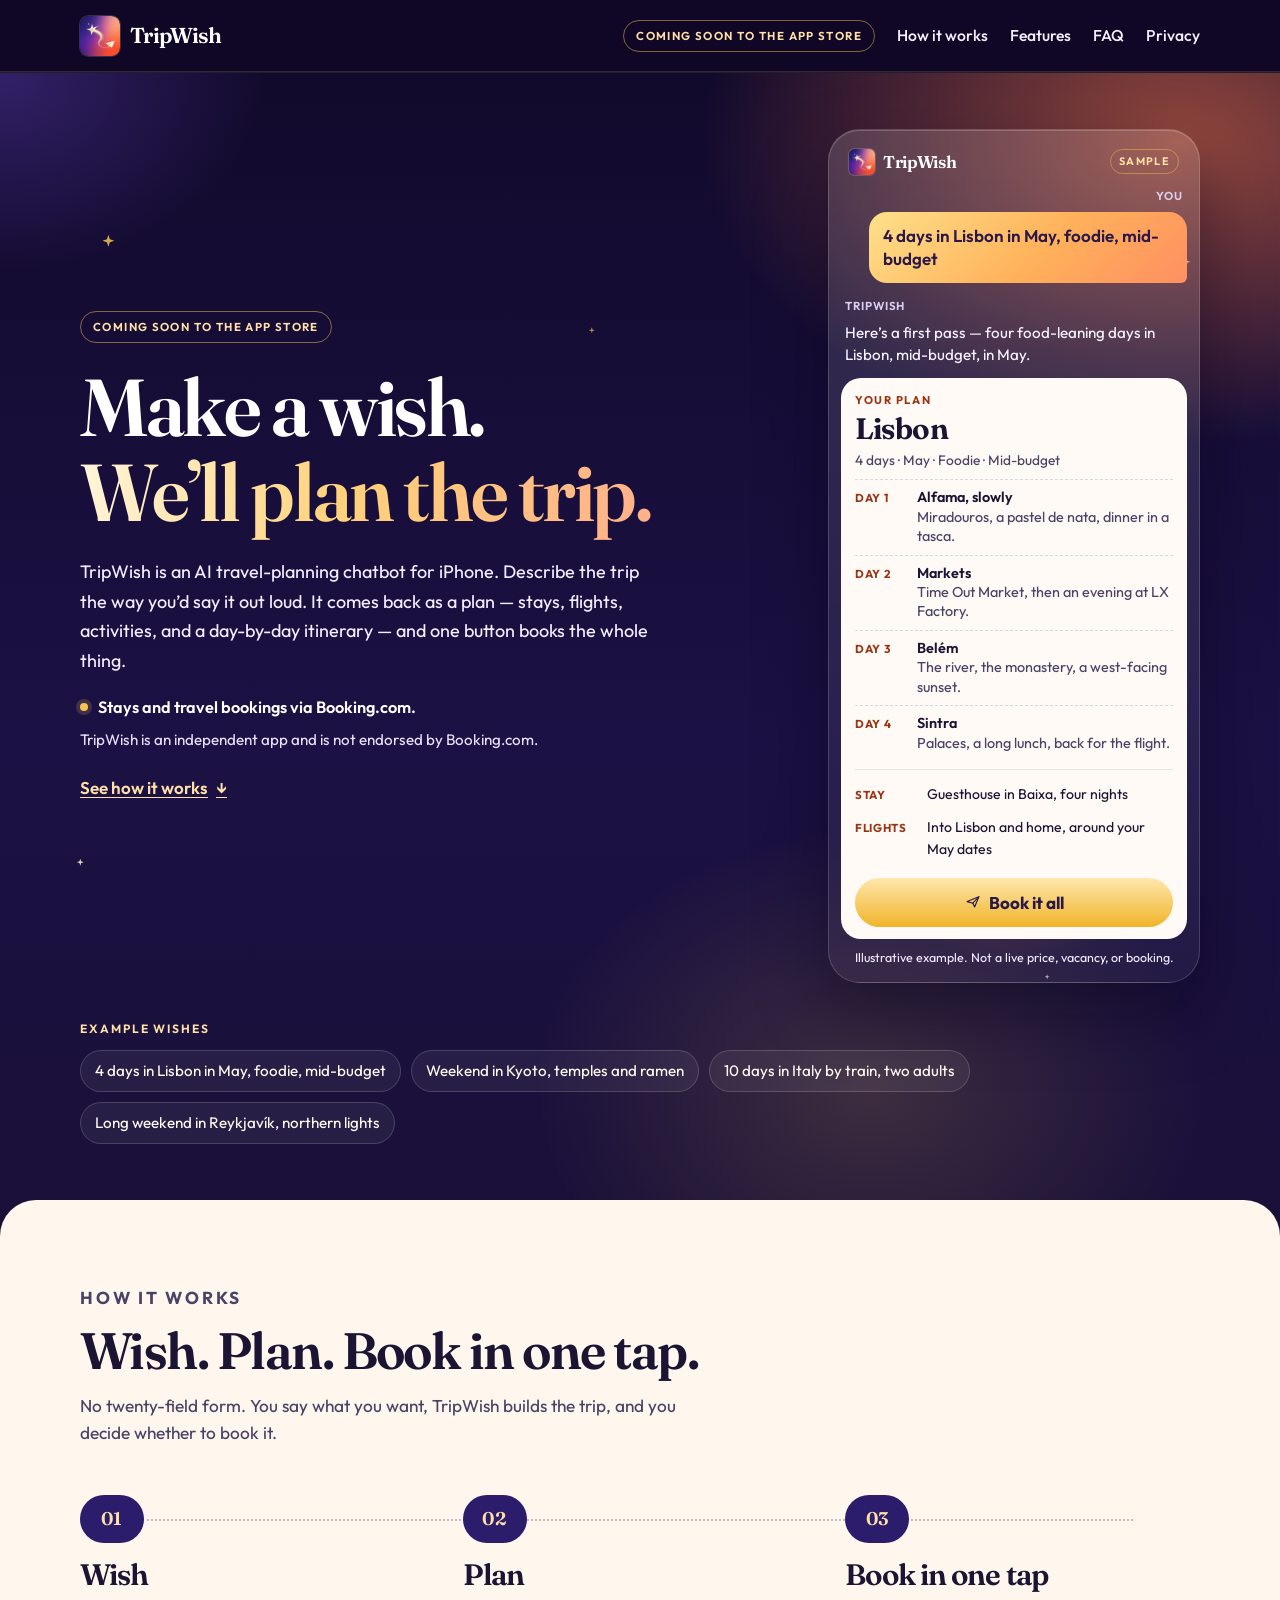
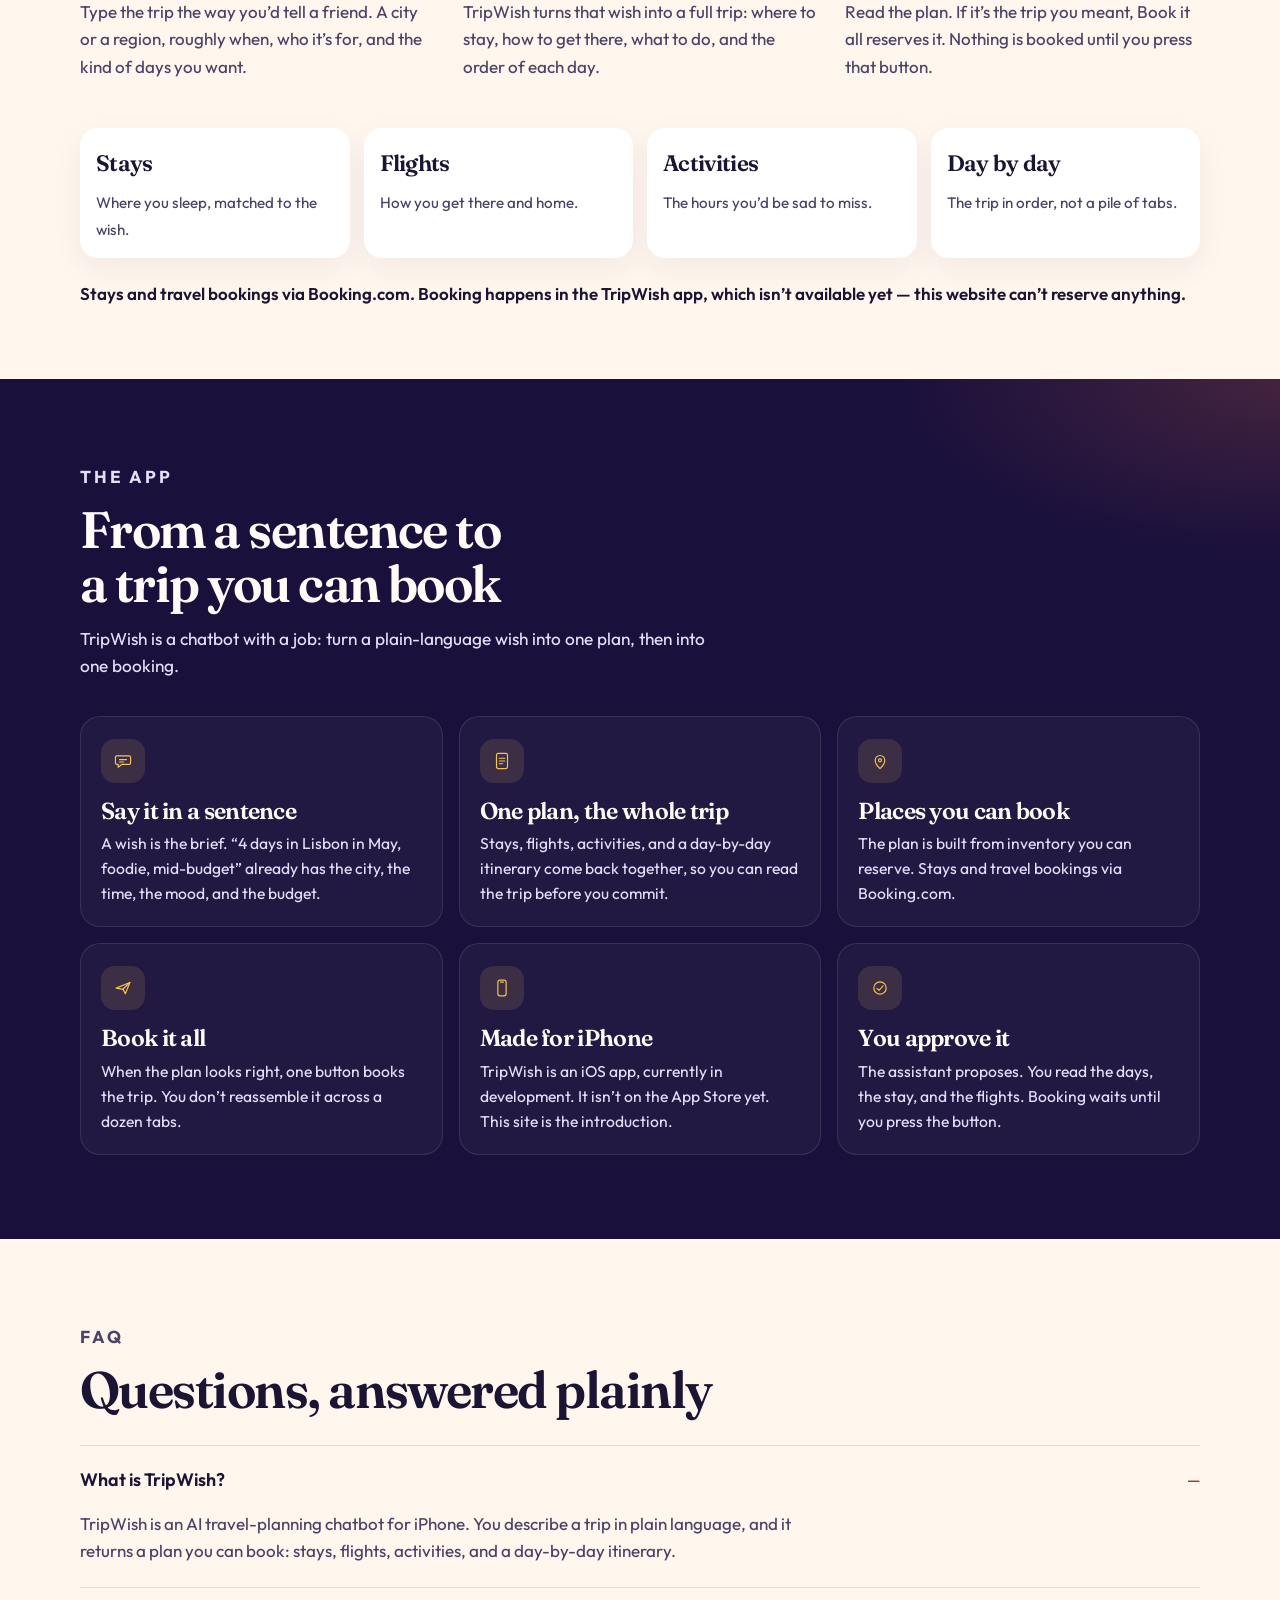
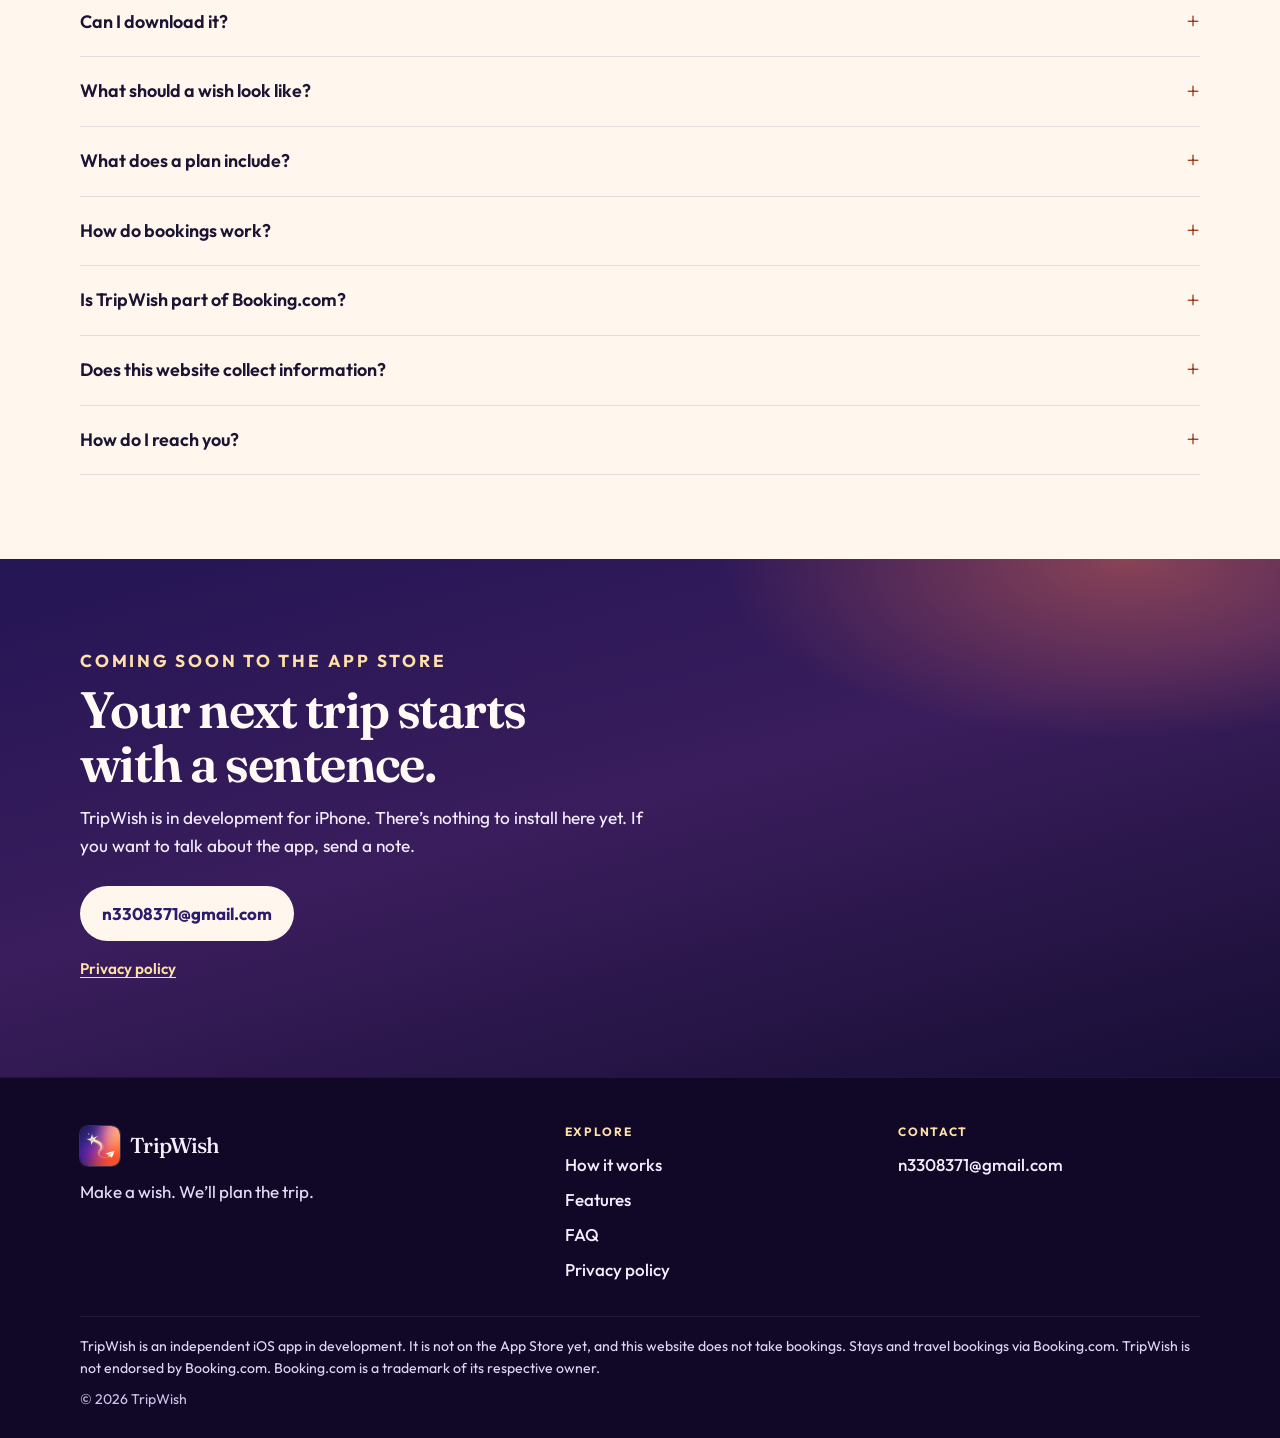
<file: index.html>
<!DOCTYPE html>
<html lang="en">
<head>
  <meta charset="utf-8">
  <meta name="viewport" content="width=device-width, initial-scale=1">
  <title>TripWish — Make a wish. We'll plan the trip.</title>
  <meta name="description" content="TripWish is an AI travel-planning chatbot for iPhone. Describe a trip in plain language and get stays, flights, activities, and a day-by-day itinerary, then book it in one tap. Coming soon to the App Store. Stays and travel bookings via Booking.com.">
  <meta name="theme-color" content="#1a103c">
  <meta name="robots" content="index, follow">
  <link rel="canonical" href="https://nikog8.github.io/tripwish/">
  <link rel="icon" href="assets/favicon.ico" sizes="any">
  <link rel="icon" type="image/png" sizes="32x32" href="assets/favicon-32.png">
  <link rel="icon" type="image/png" sizes="16x16" href="assets/favicon-16.png">
  <link rel="apple-touch-icon" href="assets/apple-touch-icon.png">
  <link rel="manifest" href="site.webmanifest">
  <meta property="og:site_name" content="TripWish">
  <meta property="og:type" content="website">
  <meta property="og:locale" content="en_US">
  <meta property="og:title" content="TripWish — Make a wish. We'll plan the trip.">
  <meta property="og:description" content="An AI travel-planning chatbot for iPhone. Describe a trip in plain language, get a full plan, and book it in one tap. Coming soon to the App Store. Stays and travel bookings via Booking.com.">
  <meta property="og:url" content="https://nikog8.github.io/tripwish/">
  <meta property="og:image" content="https://nikog8.github.io/tripwish/assets/og.jpg">
  <meta property="og:image:width" content="1200">
  <meta property="og:image:height" content="630">
  <meta property="og:image:alt" content="TripWish. Make a wish. We'll plan the trip. Coming soon to the App Store.">
  <meta name="twitter:card" content="summary_large_image">
  <meta name="twitter:title" content="TripWish — Make a wish. We'll plan the trip.">
  <meta name="twitter:description" content="An AI travel-planning chatbot for iPhone. Coming soon to the App Store. Stays and travel bookings via Booking.com.">
  <meta name="twitter:image" content="https://nikog8.github.io/tripwish/assets/og.jpg">
  <meta name="twitter:image:alt" content="TripWish. Make a wish. We'll plan the trip.">
  <link rel="preload" href="assets/fonts/fraunces-latin.woff2" as="font" type="font/woff2" crossorigin>
  <link rel="preload" href="assets/fonts/outfit-latin.woff2" as="font" type="font/woff2" crossorigin>
  <link rel="stylesheet" href="css/styles.css">
  <script type="application/ld+json">
  {
    "@context": "https://schema.org",
    "@graph": [
      {
        "@type": "WebSite",
        "name": "TripWish",
        "url": "https://nikog8.github.io/tripwish/",
        "inLanguage": "en",
        "description": "AI travel-planning chatbot for iOS. Coming soon to the App Store."
      },
      {
        "@type": "SoftwareApplication",
        "name": "TripWish",
        "applicationCategory": "TravelApplication",
        "operatingSystem": "iOS",
        "url": "https://nikog8.github.io/tripwish/",
        "description": "Describe a trip in plain language. TripWish turns it into stays, flights, activities, and a day-by-day itinerary, then books the trip in one tap. Stays and travel bookings via Booking.com."
      }
    ]
  }
  </script>
  <noscript>
    <style>
      @media (max-width: 860px) {
        .nav-toggle { display: none !important; }
        .bar { height: auto; flex-wrap: wrap; padding: 10px 0; }
        #site-nav {
          display: flex !important;
          position: static !important;
          flex-direction: row;
          flex-wrap: wrap;
          gap: 8px 16px;
          background: transparent !important;
          padding: 0 !important;
        }
        #site-nav a { border: 0 !important; padding: 6px 0 !important; }
      }
    </style>
  </noscript>
</head>
<body>
  <a class="skip" href="#content">Skip to content</a>
  <header class="site-header">
    <div class="wrap bar">
      <a class="brand" href="index.html">
        <span class="mark"><img src="assets/logo.jpg" alt="" width="40" height="40"></span>
        TripWish
      </a>
      <div class="bar-end">
        <p class="soon-pill">Coming soon to the App Store</p>
        <button class="nav-toggle" type="button" aria-expanded="false" aria-controls="site-nav">
          <span class="sr-only">Menu</span>
          <span class="burger" aria-hidden="true"></span>
        </button>
        <nav id="site-nav" class="site-nav" aria-label="Primary">
          <a href="#how">How it works</a>
          <a href="#features">Features</a>
          <a href="#faq">FAQ</a>
          <a href="privacy.html">Privacy</a>
        </nav>
      </div>
    </div>
  </header>

  <main id="content">
    <section class="hero" aria-labelledby="hero-title">
      <div class="sky" aria-hidden="true">
        <span class="spark spark-a"></span>
        <span class="spark spark-b"></span>
        <span class="spark spark-c"></span>
        <span class="spark spark-d"></span>
        <span class="spark spark-e"></span>
      </div>
      <div class="wrap hero-grid">
        <div class="hero-copy">
          <p class="pill">Coming soon to the App Store</p>
          <h1 id="hero-title">Make a wish.<br><span class="line-accent">We’ll plan the trip.</span></h1>
          <p class="lede">TripWish is an AI travel-planning chatbot for iPhone. Describe the trip the way you’d say it out loud. It comes back as a plan — stays, flights, activities, and a day-by-day itinerary — and one button books the whole thing.</p>
          <p class="via"><span class="dot" aria-hidden="true"></span>Stays and travel bookings via Booking.com.</p>
          <p class="independent">TripWish is an independent app and is not endorsed by Booking.com.</p>
          <a class="text-link" href="#how">See how it works <span aria-hidden="true">↓</span></a>
        </div>

        <figure class="phone">
          <div class="phone-top">
            <span class="mark mark-sm"><img src="assets/logo.jpg" alt="" width="26" height="26"></span>
            TripWish
            <span class="preview-pill">Sample</span>
          </div>
          <p class="who you">You</p>
          <p class="wish">4 days in Lisbon in May, foodie, mid-budget</p>
          <p class="who">TripWish</p>
          <p class="reply">Here’s a first pass — four food-leaning days in Lisbon, mid-budget, in May.</p>
          <div class="plan">
            <p class="plan-kicker">Your plan</p>
            <p class="plan-title">Lisbon</p>
            <p class="plan-meta">4 days · May · Foodie · Mid-budget</p>
            <ol class="days">
              <li><span>Day 1</span><strong>Alfama, slowly</strong><em>Miradouros, a pastel de nata, dinner in a tasca.</em></li>
              <li><span>Day 2</span><strong>Markets</strong><em>Time Out Market, then an evening at LX Factory.</em></li>
              <li><span>Day 3</span><strong>Belém</strong><em>The river, the monastery, a west-facing sunset.</em></li>
              <li><span>Day 4</span><strong>Sintra</strong><em>Palaces, a long lunch, back for the flight.</em></li>
            </ol>
            <ul class="plan-bits">
              <li><span>Stay</span>Guesthouse in Baixa, four nights</li>
              <li><span>Flights</span>Into Lisbon and home, around your May dates</li>
            </ul>
            <span class="book-btn">
              <svg viewBox="0 0 24 24" aria-hidden="true" focusable="false">
                <path fill="none" stroke="currentColor" stroke-width="1.7" stroke-linejoin="round" d="M3.2 11.4 20.8 4.2l-6.4 15.2-2.5-5.6L3.2 11.4Z"/>
                <path fill="none" stroke="currentColor" stroke-width="1.7" stroke-linecap="round" d="m11.6 13.6 9.2-9.4"/>
              </svg>
              Book it all
            </span>
          </div>
          <figcaption>Illustrative example. Not a live price, vacancy, or booking.</figcaption>
        </figure>
      </div>

      <div class="wrap examples">
        <h2 id="examples-title">Example wishes</h2>
        <ul class="chips">
          <li>4 days in Lisbon in May, foodie, mid-budget</li>
          <li>Weekend in Kyoto, temples and ramen</li>
          <li>10 days in Italy by train, two adults</li>
          <li>Long weekend in Reykjavík, northern lights</li>
        </ul>
      </div>
    </section>

    <section class="how" id="how" aria-labelledby="how-title">
      <div class="wrap">
        <div class="section-head">
          <p class="eyebrow">How it works</p>
          <h2 id="how-title">Wish. Plan. Book in one tap.</h2>
          <p>No twenty-field form. You say what you want, TripWish builds the trip, and you decide whether to book it.</p>
        </div>
        <ol class="steps">
          <li>
            <span class="step-num">01</span>
            <h3>Wish</h3>
            <p>Type the trip the way you’d tell a friend. A city or a region, roughly when, who it’s for, and the kind of days you want.</p>
          </li>
          <li>
            <span class="step-num">02</span>
            <h3>Plan</h3>
            <p>TripWish turns that wish into a full trip: where to stay, how to get there, what to do, and the order of each day.</p>
          </li>
          <li>
            <span class="step-num">03</span>
            <h3>Book in one tap</h3>
            <p>Read the plan. If it’s the trip you meant, Book it all reserves it. Nothing is booked until you press that button.</p>
          </li>
        </ol>
        <ul class="parts">
          <li><strong>Stays</strong><span>Where you sleep, matched to the wish.</span></li>
          <li><strong>Flights</strong><span>How you get there and home.</span></li>
          <li><strong>Activities</strong><span>The hours you’d be sad to miss.</span></li>
          <li><strong>Day by day</strong><span>The trip in order, not a pile of tabs.</span></li>
        </ul>
        <p class="booking-note">Stays and travel bookings via Booking.com. Booking happens in the TripWish app, which isn’t available yet — this website can’t reserve anything.</p>
      </div>
    </section>

    <section class="features" id="features" aria-labelledby="features-title">
      <div class="wrap">
        <div class="section-head">
          <p class="eyebrow">The app</p>
          <h2 id="features-title">From a sentence to a trip you can book</h2>
          <p>TripWish is a chatbot with a job: turn a plain-language wish into one plan, then into one booking.</p>
        </div>
        <ul class="feature-grid">
          <li>
            <div class="icon" aria-hidden="true">
              <svg viewBox="0 0 32 32"><path d="M7 8.5h18a2 2 0 0 1 2 2v8.5a2 2 0 0 1-2 2H14l-5 4v-4H7a2 2 0 0 1-2-2v-8.5a2 2 0 0 1 2-2Z" fill="none" stroke="currentColor" stroke-width="1.7" stroke-linejoin="round"/><path d="M11 14h10M11 17.5h6" fill="none" stroke="currentColor" stroke-width="1.7" stroke-linecap="round"/></svg>
            </div>
            <h3>Say it in a sentence</h3>
            <p>A wish is the brief. “4 days in Lisbon in May, foodie, mid-budget” already has the city, the time, the mood, and the budget.</p>
          </li>
          <li>
            <div class="icon" aria-hidden="true">
              <svg viewBox="0 0 32 32"><rect x="8" y="5" width="16" height="22" rx="2.5" fill="none" stroke="currentColor" stroke-width="1.7"/><path d="M12 12h8M12 16h8M12 20h5" fill="none" stroke="currentColor" stroke-width="1.7" stroke-linecap="round"/></svg>
            </div>
            <h3>One plan, the whole trip</h3>
            <p>Stays, flights, activities, and a day-by-day itinerary come back together, so you can read the trip before you commit.</p>
          </li>
          <li>
            <div class="icon" aria-hidden="true">
              <svg viewBox="0 0 32 32"><path d="M16 27s7-6.2 7-12a7 7 0 1 0-14 0c0 5.8 7 12 7 12Z" fill="none" stroke="currentColor" stroke-width="1.7" stroke-linejoin="round"/><circle cx="16" cy="15" r="2.2" fill="none" stroke="currentColor" stroke-width="1.7"/></svg>
            </div>
            <h3>Places you can book</h3>
            <p>The plan is built from inventory you can reserve. Stays and travel bookings via Booking.com.</p>
          </li>
          <li>
            <div class="icon" aria-hidden="true">
              <svg viewBox="0 0 32 32"><path fill="none" stroke="currentColor" stroke-width="1.7" stroke-linejoin="round" d="M6 16.2 26 8l-6.6 16.4-3.2-6.4L6 16.2Z"/><path fill="none" stroke="currentColor" stroke-width="1.7" stroke-linecap="round" d="m15.8 17.8 10.2-9.8"/></svg>
            </div>
            <h3>Book it all</h3>
            <p>When the plan looks right, one button books the trip. You don’t reassemble it across a dozen tabs.</p>
          </li>
          <li>
            <div class="icon" aria-hidden="true">
              <svg viewBox="0 0 32 32"><rect x="10" y="4.5" width="12" height="23" rx="3" fill="none" stroke="currentColor" stroke-width="1.7"/><path d="M14 7.5h4" stroke="currentColor" stroke-width="1.7" stroke-linecap="round"/></svg>
            </div>
            <h3>Made for iPhone</h3>
            <p>TripWish is an iOS app, currently in development. It isn’t on the App Store yet. This site is the introduction.</p>
          </li>
          <li>
            <div class="icon" aria-hidden="true">
              <svg viewBox="0 0 32 32"><circle cx="16" cy="16" r="9" fill="none" stroke="currentColor" stroke-width="1.7"/><path d="M11.5 16.5 14.5 19.5 20.5 13" fill="none" stroke="currentColor" stroke-width="1.7" stroke-linecap="round" stroke-linejoin="round"/></svg>
            </div>
            <h3>You approve it</h3>
            <p>The assistant proposes. You read the days, the stay, and the flights. Booking waits until you press the button.</p>
          </li>
        </ul>
      </div>
    </section>

    <section class="faq" id="faq" aria-labelledby="faq-title">
      <div class="wrap">
        <div class="section-head">
          <p class="eyebrow">FAQ</p>
          <h2 id="faq-title">Questions, answered plainly</h2>
        </div>
        <div class="faq-list">
          <details open>
            <summary>What is TripWish?</summary>
            <p>TripWish is an AI travel-planning chatbot for iPhone. You describe a trip in plain language, and it returns a plan you can book: stays, flights, activities, and a day-by-day itinerary.</p>
          </details>
          <details>
            <summary>Can I download it?</summary>
            <p>Not yet. TripWish is in development and coming soon to the App Store. This website doesn’t offer a download, and it can’t book a trip.</p>
          </details>
          <details>
            <summary>What should a wish look like?</summary>
            <p>A normal sentence. Where you want to go, roughly when, and what kind of trip it is. “Weekend in Kyoto, temples and ramen” and “10 days in Italy by train, two adults” are both wishes.</p>
          </details>
          <details>
            <summary>What does a plan include?</summary>
            <p>A place to stay, flights, activities, and a day-by-day itinerary. The Lisbon card on this page shows that shape. It is an illustration, not a live offer or a booking.</p>
          </details>
          <details>
            <summary>How do bookings work?</summary>
            <p>In the app, one Book it all button books the trip you just reviewed. Stays and travel bookings via Booking.com. Booking isn’t available on this website, and the app isn’t released yet.</p>
          </details>
          <details>
            <summary>Is TripWish part of Booking.com?</summary>
            <p>No. TripWish is an independent app in development. It is not operated or endorsed by Booking.com. Stays and travel bookings via Booking.com.</p>
          </details>
          <details>
            <summary>Does this website collect information?</summary>
            <p>The site is static. There’s no account and no form. If you email us, we use that message to reply. Details are in the <a href="privacy.html">privacy policy</a>.</p>
          </details>
          <details>
            <summary>How do I reach you?</summary>
            <p>Email <a href="mailto:n3308371@gmail.com">n3308371@gmail.com</a>.</p>
          </details>
        </div>
      </div>
    </section>

    <section class="cta" aria-labelledby="cta-title">
      <div class="wrap">
        <p class="eyebrow">Coming soon to the App Store</p>
        <h2 id="cta-title">Your next trip starts with a sentence.</h2>
        <p>TripWish is in development for iPhone. There’s nothing to install here yet. If you want to talk about the app, send a note.</p>
        <a class="mail-btn" href="mailto:n3308371@gmail.com">n3308371@gmail.com</a>
        <p class="quiet"><a href="privacy.html">Privacy policy</a></p>
      </div>
    </section>
  </main>

  <footer class="site-footer">
    <div class="wrap">
      <div class="footer-grid">
        <div>
          <a class="brand" href="index.html">
            <span class="mark"><img src="assets/logo.jpg" alt="" width="40" height="40"></span>
            TripWish
          </a>
          <p class="tagline">Make a wish. We’ll plan the trip.</p>
        </div>
        <div>
          <h2>Explore</h2>
          <ul>
            <li><a href="#how">How it works</a></li>
            <li><a href="#features">Features</a></li>
            <li><a href="#faq">FAQ</a></li>
            <li><a href="privacy.html">Privacy policy</a></li>
          </ul>
        </div>
        <div>
          <h2>Contact</h2>
          <ul>
            <li><a href="mailto:n3308371@gmail.com">n3308371@gmail.com</a></li>
          </ul>
        </div>
      </div>
      <div class="legal">
        <p>TripWish is an independent iOS app in development. It is not on the App Store yet, and this website does not take bookings. Stays and travel bookings via Booking.com. TripWish is not endorsed by Booking.com. Booking.com is a trademark of its respective owner.</p>
        <p class="copyright">© 2026 TripWish</p>
      </div>
    </div>
  </footer>
  <script src="js/nav.js" defer></script>
</body>
</html>
</file>
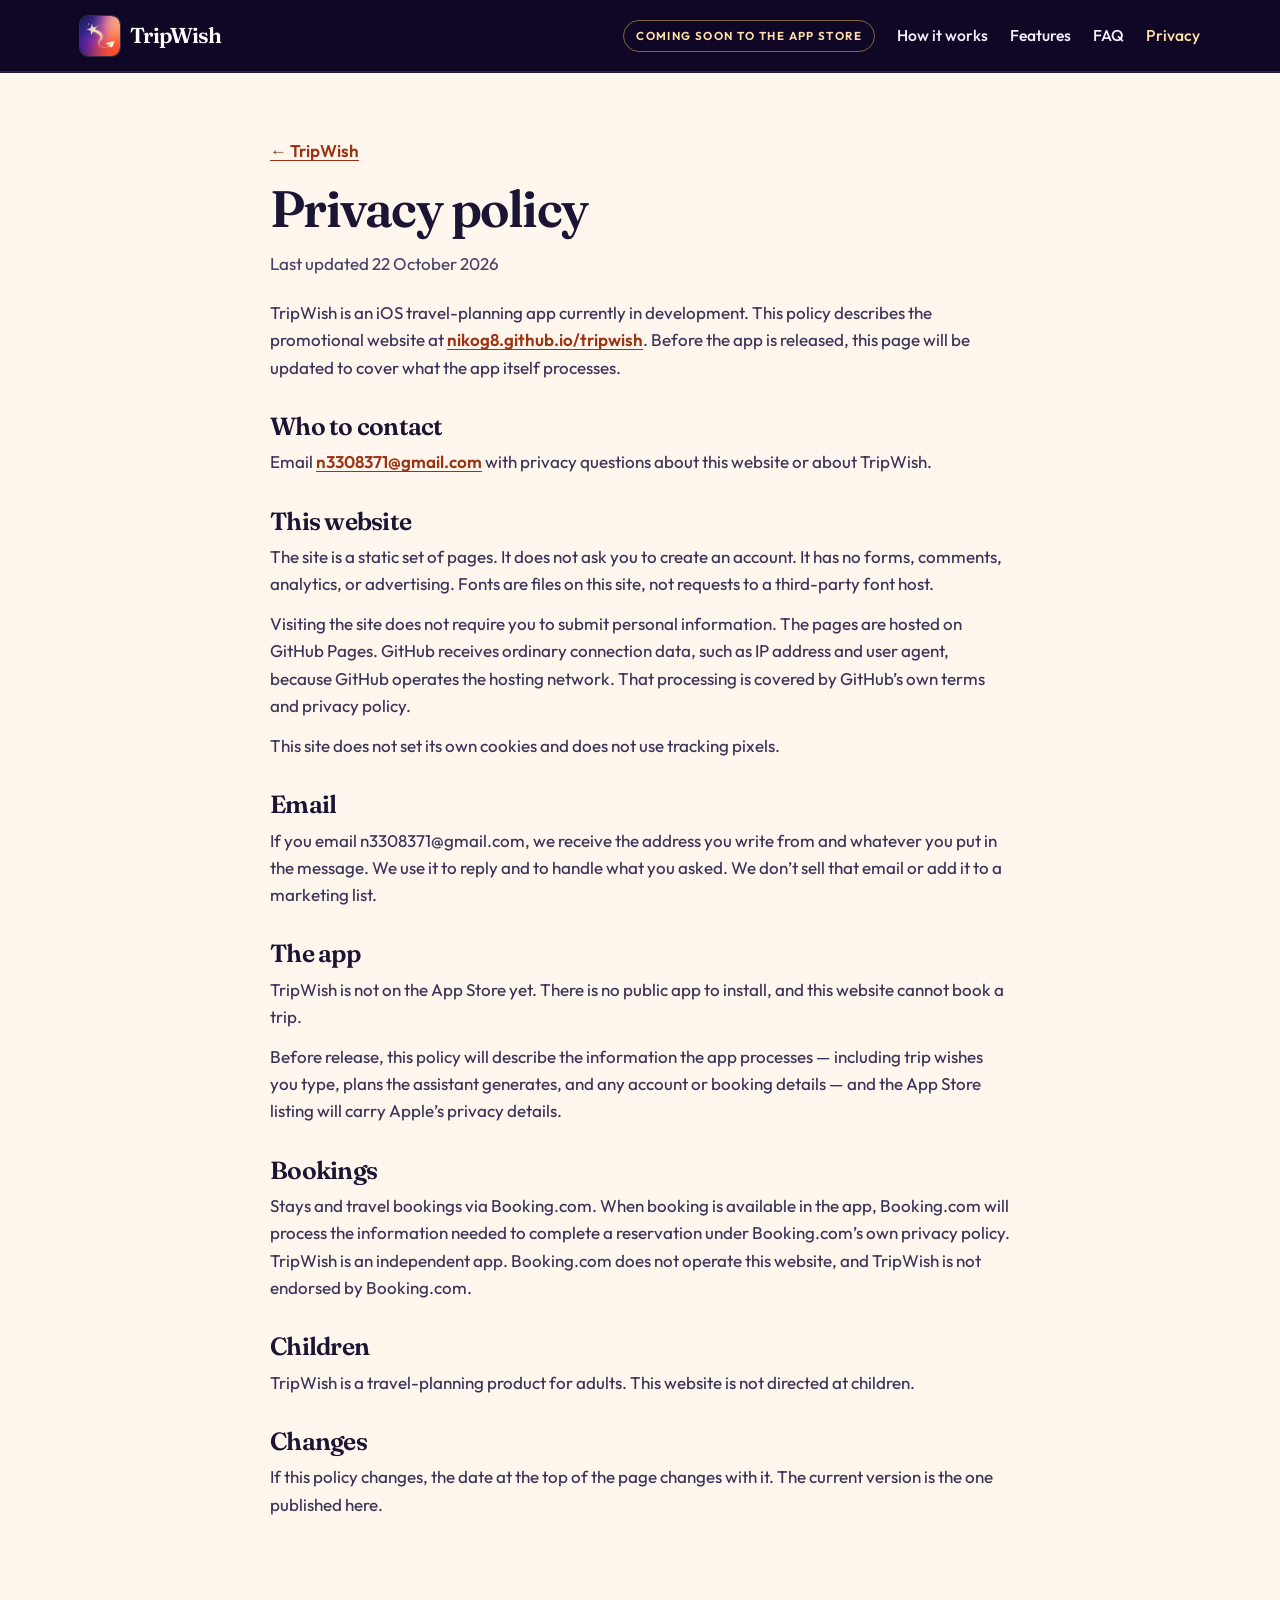
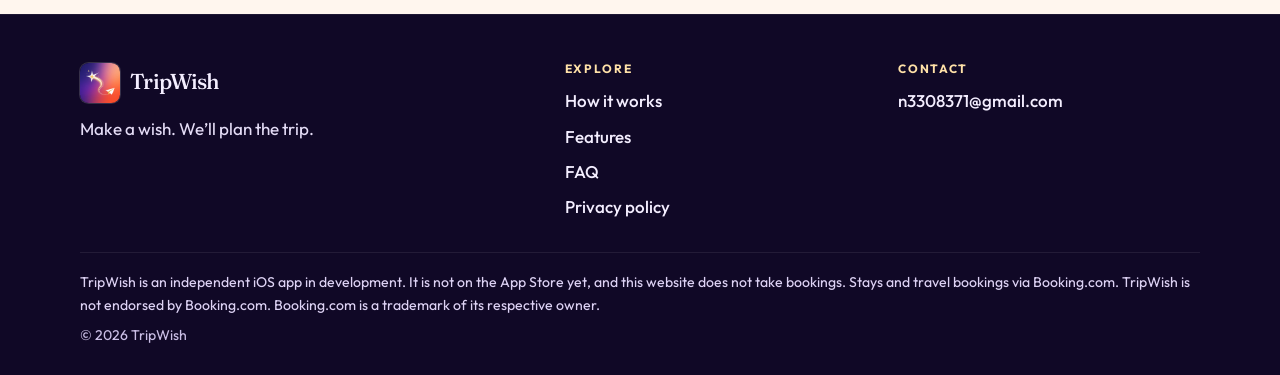
<file: privacy.html>
<!DOCTYPE html>
<html lang="en">
<head>
  <meta charset="utf-8">
  <meta name="viewport" content="width=device-width, initial-scale=1">
  <title>Privacy Policy — TripWish</title>
  <meta name="description" content="Privacy policy for the TripWish website. The iOS app is in development. Contact n3308371@gmail.com.">
  <meta name="theme-color" content="#1a103c">
  <meta name="robots" content="index, follow">
  <link rel="canonical" href="https://nikog8.github.io/tripwish/privacy.html">
  <link rel="icon" href="assets/favicon.ico" sizes="any">
  <link rel="icon" type="image/png" sizes="32x32" href="assets/favicon-32.png">
  <link rel="icon" type="image/png" sizes="16x16" href="assets/favicon-16.png">
  <link rel="apple-touch-icon" href="assets/apple-touch-icon.png">
  <link rel="manifest" href="site.webmanifest">
  <meta property="og:site_name" content="TripWish">
  <meta property="og:type" content="website">
  <meta property="og:title" content="Privacy Policy — TripWish">
  <meta property="og:description" content="How the TripWish website handles information, and what to expect before the iOS app launches.">
  <meta property="og:url" content="https://nikog8.github.io/tripwish/privacy.html">
  <meta property="og:image" content="https://nikog8.github.io/tripwish/assets/og.jpg">
  <meta property="og:image:alt" content="TripWish. Make a wish. We'll plan the trip.">
  <meta name="twitter:card" content="summary_large_image">
  <meta name="twitter:title" content="Privacy Policy — TripWish">
  <meta name="twitter:description" content="How the TripWish website handles information.">
  <meta name="twitter:image" content="https://nikog8.github.io/tripwish/assets/og.jpg">
  <link rel="preload" href="assets/fonts/fraunces-latin.woff2" as="font" type="font/woff2" crossorigin>
  <link rel="preload" href="assets/fonts/outfit-latin.woff2" as="font" type="font/woff2" crossorigin>
  <link rel="stylesheet" href="css/styles.css">
  <noscript>
    <style>
      @media (max-width: 860px) {
        .nav-toggle { display: none !important; }
        .bar { height: auto; flex-wrap: wrap; padding: 10px 0; }
        #site-nav {
          display: flex !important;
          position: static !important;
          flex-direction: row;
          flex-wrap: wrap;
          gap: 8px 16px;
          background: transparent !important;
          padding: 0 !important;
        }
        #site-nav a { border: 0 !important; padding: 6px 0 !important; }
      }
    </style>
  </noscript>
</head>
<body>
  <a class="skip" href="#content">Skip to content</a>
  <header class="site-header">
    <div class="wrap bar">
      <a class="brand" href="index.html">
        <span class="mark"><img src="assets/logo.jpg" alt="" width="40" height="40"></span>
        TripWish
      </a>
      <div class="bar-end">
        <p class="soon-pill">Coming soon to the App Store</p>
        <button class="nav-toggle" type="button" aria-expanded="false" aria-controls="site-nav">
          <span class="sr-only">Menu</span>
          <span class="burger" aria-hidden="true"></span>
        </button>
        <nav id="site-nav" class="site-nav" aria-label="Primary">
          <a href="index.html#how">How it works</a>
          <a href="index.html#features">Features</a>
          <a href="index.html#faq">FAQ</a>
          <a href="privacy.html" aria-current="page">Privacy</a>
        </nav>
      </div>
    </div>
  </header>

  <main id="content" class="sheet">
    <article class="prose">
      <a class="back" href="index.html">← TripWish</a>
      <h1>Privacy policy</h1>
      <p class="updated">Last updated 22 October 2026</p>
      <p>TripWish is an iOS travel-planning app currently in development. This policy describes the promotional website at <a href="https://nikog8.github.io/tripwish/">nikog8.github.io/tripwish</a>. Before the app is released, this page will be updated to cover what the app itself processes.</p>

      <h2>Who to contact</h2>
      <p>Email <a href="mailto:n3308371@gmail.com">n3308371@gmail.com</a> with privacy questions about this website or about TripWish.</p>

      <h2>This website</h2>
      <p>The site is a static set of pages. It does not ask you to create an account. It has no forms, comments, analytics, or advertising. Fonts are files on this site, not requests to a third-party font host.</p>
      <p>Visiting the site does not require you to submit personal information. The pages are hosted on GitHub Pages. GitHub receives ordinary connection data, such as IP address and user agent, because GitHub operates the hosting network. That processing is covered by GitHub’s own terms and privacy policy.</p>
      <p>This site does not set its own cookies and does not use tracking pixels.</p>

      <h2>Email</h2>
      <p>If you email n3308371@gmail.com, we receive the address you write from and whatever you put in the message. We use it to reply and to handle what you asked. We don’t sell that email or add it to a marketing list.</p>

      <h2>The app</h2>
      <p>TripWish is not on the App Store yet. There is no public app to install, and this website cannot book a trip.</p>
      <p>Before release, this policy will describe the information the app processes — including trip wishes you type, plans the assistant generates, and any account or booking details — and the App Store listing will carry Apple’s privacy details.</p>

      <h2>Bookings</h2>
      <p>Stays and travel bookings via Booking.com. When booking is available in the app, Booking.com will process the information needed to complete a reservation under Booking.com’s own privacy policy. TripWish is an independent app. Booking.com does not operate this website, and TripWish is not endorsed by Booking.com.</p>

      <h2>Children</h2>
      <p>TripWish is a travel-planning product for adults. This website is not directed at children.</p>

      <h2>Changes</h2>
      <p>If this policy changes, the date at the top of the page changes with it. The current version is the one published here.</p>
    </article>
  </main>

  <footer class="site-footer">
    <div class="wrap">
      <div class="footer-grid">
        <div>
          <a class="brand" href="index.html">
            <span class="mark"><img src="assets/logo.jpg" alt="" width="40" height="40"></span>
            TripWish
          </a>
          <p class="tagline">Make a wish. We’ll plan the trip.</p>
        </div>
        <div>
          <h2>Explore</h2>
          <ul>
            <li><a href="index.html#how">How it works</a></li>
            <li><a href="index.html#features">Features</a></li>
            <li><a href="index.html#faq">FAQ</a></li>
            <li><a href="privacy.html" aria-current="page">Privacy policy</a></li>
          </ul>
        </div>
        <div>
          <h2>Contact</h2>
          <ul>
            <li><a href="mailto:n3308371@gmail.com">n3308371@gmail.com</a></li>
          </ul>
        </div>
      </div>
      <div class="legal">
        <p>TripWish is an independent iOS app in development. It is not on the App Store yet, and this website does not take bookings. Stays and travel bookings via Booking.com. TripWish is not endorsed by Booking.com. Booking.com is a trademark of its respective owner.</p>
        <p class="copyright">© 2026 TripWish</p>
      </div>
    </div>
  </footer>
  <script src="js/nav.js" defer></script>
</body>
</html>
</file>
<file: css/styles.css>
/* TripWish — static landing page. No build step. */

@font-face {
  font-family: "Fraunces";
  src: url("../assets/fonts/fraunces-latin.woff2") format("woff2");
  font-weight: 100 900;
  font-style: normal;
  font-display: swap;
  unicode-range: U+0000-00FF, U+0131, U+0152-0153, U+02BB-02BC, U+02C6, U+02DA, U+02DC, U+0304, U+0308, U+0329, U+2000-206F, U+20AC, U+2122, U+2191, U+2193, U+2212, U+2215, U+FEFF, U+FFFD;
}

@font-face {
  font-family: "Outfit";
  src: url("../assets/fonts/outfit-latin.woff2") format("woff2");
  font-weight: 100 900;
  font-style: normal;
  font-display: swap;
  unicode-range: U+0000-00FF, U+0131, U+0152-0153, U+02BB-02BC, U+02C6, U+02DA, U+02DC, U+0304, U+0308, U+0329, U+2000-206F, U+20AC, U+2122, U+2191, U+2193, U+2212, U+2215, U+FEFF, U+FFFD;
}

:root {
  --indigo-950: #100826;
  --indigo-900: #1a103c;
  --indigo-800: #2b1d6b;
  --cream: #fff6ee;
  --cream-2: #fffaf6;
  --ink: #1c1433;
  --ink-soft: #4a4366;
  --gold: #f6c453;
  --gold-2: #ffe1a8;
  --coral-deep: #9a3412;
  --white: #fffaf6;
  --serif: "Fraunces", "Iowan Old Style", Palatino, Georgia, serif;
  --sans: "Outfit", "Avenir Next", "Segoe UI", sans-serif;
  --wrap: 1120px;
  --header: 72px;
}

*,
*::before,
*::after {
  box-sizing: border-box;
}

html {
  scroll-behavior: smooth;
}

body {
  margin: 0;
  min-height: 100vh;
  display: flex;
  flex-direction: column;
  background: var(--indigo-950);
  color: var(--white);
  font-family: var(--sans);
  font-size: 1.0625rem;
  font-weight: 430;
  line-height: 1.6;
  -webkit-font-smoothing: antialiased;
  text-rendering: optimizeLegibility;
}

main {
  flex: 1;
}

img {
  max-width: 100%;
}

h1, h2, h3, p, ul, ol, figure, blockquote {
  margin: 0;
}

h1, h2, h3 {
  font-family: var(--serif);
  font-weight: 620;
  letter-spacing: -0.03em;
  line-height: 1.05;
  text-wrap: balance;
}

a {
  color: var(--gold-2);
  text-underline-offset: 0.18em;
}

a:hover {
  color: #fff6dc;
}

:focus {
  outline: none;
}

:focus-visible {
  outline: 2px solid var(--gold-2);
  outline-offset: 3px;
  border-radius: 4px;
}

::selection {
  background: var(--gold);
  color: var(--indigo-950);
}

.skip {
  position: absolute;
  left: 12px;
  top: -48px;
  z-index: 100;
  background: var(--cream);
  color: var(--ink);
  padding: 8px 12px;
  border-radius: 8px;
  font-weight: 600;
}

.skip:focus {
  top: 12px;
}

.sr-only {
  position: absolute;
  width: 1px;
  height: 1px;
  padding: 0;
  margin: -1px;
  overflow: hidden;
  clip: rect(0, 0, 0, 0);
  white-space: nowrap;
  border: 0;
}

.wrap {
  width: min(var(--wrap), calc(100% - 40px));
  margin-inline: auto;
}

/* Header */

.site-header {
  position: sticky;
  top: 0;
  z-index: 30;
  background: rgba(16, 8, 38, 0.78);
  backdrop-filter: blur(16px);
  -webkit-backdrop-filter: blur(16px);
  border-bottom: 1px solid rgba(255, 255, 255, 0.08);
  box-shadow: inset 0 -1px 0 rgba(246, 196, 83, 0.18);
}

.bar {
  min-height: var(--header);
  display: flex;
  align-items: center;
  justify-content: space-between;
  gap: 16px;
}

.brand {
  display: inline-flex;
  align-items: center;
  gap: 10px;
  color: white;
  text-decoration: none;
  font-family: var(--serif);
  font-weight: 620;
  font-size: 1.35rem;
  letter-spacing: -0.03em;
  white-space: nowrap;
}

.brand:hover {
  color: white;
}

.mark {
  width: 40px;
  height: 40px;
  border-radius: 22%;
  overflow: hidden;
  flex: none;
  display: block;
  box-shadow: 0 0 0 1px rgba(255, 255, 255, 0.16);
}

.mark img {
  width: 100%;
  height: 100%;
  object-fit: cover;
  transform: scale(1.08);
  display: block;
}

.mark-sm {
  width: 26px;
  height: 26px;
}

.bar-end {
  display: flex;
  align-items: center;
  gap: 22px;
  margin-left: auto;
}

.soon-pill,
.pill {
  margin: 0;
  display: inline-flex;
  align-items: center;
  border: 1px solid rgba(246, 196, 83, 0.5);
  color: var(--gold-2);
  border-radius: 999px;
  padding: 6px 12px;
  font-size: 0.72rem;
  font-weight: 650;
  letter-spacing: 0.12em;
  text-transform: uppercase;
  white-space: nowrap;
}

.site-nav {
  display: flex;
  align-items: center;
  gap: 22px;
}

.site-nav a {
  color: #f4eeff;
  text-decoration: none;
  font-weight: 520;
  font-size: 0.98rem;
  white-space: nowrap;
}

.site-nav a:hover,
.site-nav a[aria-current="page"] {
  color: var(--gold-2);
}

.nav-toggle {
  display: none;
  width: 44px;
  height: 44px;
  border: 0;
  padding: 0;
  border-radius: 12px;
  background: transparent;
  color: white;
  align-items: center;
  justify-content: center;
  cursor: pointer;
}

.burger,
.burger::before,
.burger::after {
  display: block;
  width: 18px;
  height: 2px;
  background: currentColor;
  border-radius: 2px;
  position: relative;
}

.burger::before,
.burger::after {
  content: "";
  position: absolute;
  left: 0;
}

.burger::before { top: -6px; }
.burger::after { top: 6px; }

.nav-toggle[aria-expanded="true"] .burger {
  background: transparent;
}

.nav-toggle[aria-expanded="true"] .burger::before {
  top: 0;
  transform: rotate(45deg);
}

.nav-toggle[aria-expanded="true"] .burger::after {
  top: 0;
  transform: rotate(-45deg);
}

/* Hero */

.hero {
  position: relative;
  overflow: hidden;
  background:
    radial-gradient(820px 520px at 92% 6%, rgba(255, 122, 74, 0.55), transparent 58%),
    radial-gradient(540px 420px at 68% 88%, rgba(246, 196, 83, 0.16), transparent 62%),
    radial-gradient(480px 360px at 0% 0%, rgba(120, 80, 230, 0.32), transparent 55%),
    linear-gradient(180deg, #120a2c 0%, #1b1144 58%, #1a1038 100%);
  padding: 56px 0 0;
}

.sky {
  position: absolute;
  inset: 0;
  pointer-events: none;
}

.spark {
  position: absolute;
  width: 10px;
  height: 10px;
  background: var(--gold);
  clip-path: polygon(50% 0, 62% 38%, 100% 50%, 62% 62%, 50% 100%, 38% 62%, 0 50%, 38% 38%);
  opacity: 0.85;
}

.spark-a { top: 14%; left: 8%; width: 12px; height: 12px; }
.spark-b { top: 22%; left: 46%; width: 6px; height: 6px; opacity: 0.7; }
.spark-c { top: 68%; left: 6%; width: 7px; height: 7px; background: #fff1c9; }
.spark-d { top: 16%; right: 7%; width: 8px; height: 8px; }
.spark-e { top: 78%; right: 18%; width: 5px; height: 5px; background: #fff; opacity: 0.7; }

.hero-grid {
  position: relative;
  z-index: 1;
  display: grid;
  grid-template-columns: minmax(0, 1.08fr) minmax(280px, 0.92fr);
  gap: 48px 56px;
  align-items: center;
  padding-bottom: 28px;
}

.hero-copy .pill {
  margin-bottom: 22px;
}

h1 {
  font-size: clamp(3.1rem, 6.3vw, 5.35rem);
  color: white;
  margin-bottom: 22px;
}

.line-accent {
  color: var(--gold-2);
}

@supports ((-webkit-background-clip: text) or (background-clip: text)) {
  .line-accent {
    background-image: linear-gradient(100deg, #fff6dc 0%, #ffd27a 46%, #ffb08a 100%);
    -webkit-background-clip: text;
    background-clip: text;
    -webkit-text-fill-color: transparent;
    color: transparent;
  }
}

.lede {
  max-width: 38rem;
  font-size: 1.125rem;
  line-height: 1.65;
  color: #f3ecff;
  margin-bottom: 18px;
}

.via {
  display: flex;
  align-items: center;
  gap: 10px;
  color: white;
  font-weight: 600;
  font-size: 1.02rem;
  margin-bottom: 8px;
}

.dot {
  width: 8px;
  height: 8px;
  border-radius: 50%;
  background: var(--gold);
  box-shadow: 0 0 0 4px rgba(246, 196, 83, 0.18);
  flex: none;
}

.independent {
  color: #e7def8;
  font-size: 0.95rem;
  margin-bottom: 22px;
  max-width: 36rem;
}

.text-link {
  display: inline-flex;
  align-items: center;
  gap: 8px;
  font-weight: 600;
  color: var(--gold-2);
  text-decoration-thickness: 1px;
}

.text-link:hover {
  color: #fff6dc;
}

/* Phone mock */

.phone {
  position: relative;
  z-index: 1;
  justify-self: end;
  width: min(372px, 100%);
  margin: 0;
  background: linear-gradient(180deg, rgba(255, 255, 255, 0.14), rgba(255, 255, 255, 0.04));
  border: 1px solid rgba(255, 255, 255, 0.16);
  border-radius: 32px;
  padding: 12px;
  box-shadow:
    0 30px 70px rgba(8, 4, 24, 0.45),
    inset 0 1px 0 rgba(255, 255, 255, 0.18);
}

.phone::before {
  content: "";
  position: absolute;
  width: 130%;
  height: 70%;
  left: -15%;
  bottom: -8%;
  background: radial-gradient(closest-side, rgba(255, 150, 80, 0.34), transparent 72%);
  z-index: -1;
  pointer-events: none;
}

.phone-top {
  display: flex;
  align-items: center;
  gap: 8px;
  padding: 6px 8px 12px;
  color: white;
  font-family: var(--serif);
  font-weight: 620;
  letter-spacing: -0.02em;
}

.phone-top .preview-pill {
  margin-left: auto;
  font-family: var(--sans);
  font-size: 0.68rem;
  font-weight: 650;
  letter-spacing: 0.12em;
  text-transform: uppercase;
  color: var(--gold-2);
  border: 1px solid rgba(246, 196, 83, 0.45);
  border-radius: 999px;
  padding: 3px 8px;
}

.who {
  font-size: 0.72rem;
  font-weight: 650;
  letter-spacing: 0.08em;
  text-transform: uppercase;
  color: #d9cff2;
  margin: 0 4px 6px;
}

.who.you {
  text-align: right;
}

.wish {
  margin: 0 0 14px auto;
  max-width: 92%;
  background: linear-gradient(135deg, #ffe08a, #ffb15a 55%, #ff8f62);
  color: #2a1848;
  font-weight: 600;
  border-radius: 18px 18px 6px 18px;
  padding: 12px 14px;
  line-height: 1.4;
}

.reply {
  color: #f6f1ff;
  font-size: 0.95rem;
  line-height: 1.45;
  margin: 0 4px 12px;
}

.plan {
  background: var(--cream-2);
  color: var(--ink);
  border-radius: 20px;
  padding: 14px 14px 12px;
}

.plan-kicker {
  font-size: 0.7rem;
  font-weight: 700;
  letter-spacing: 0.14em;
  text-transform: uppercase;
  color: var(--coral-deep);
  margin-bottom: 4px;
}

.plan-title {
  font-family: var(--serif);
  font-weight: 650;
  font-size: 1.85rem;
  letter-spacing: -0.03em;
  line-height: 1;
  margin-bottom: 6px;
}

.plan-meta {
  color: var(--ink-soft);
  font-size: 0.86rem;
  margin-bottom: 8px;
}

.days {
  list-style: none;
  padding: 0;
  margin: 0 0 8px;
}

.days li {
  display: grid;
  grid-template-columns: 52px 1fr;
  gap: 0 10px;
  padding: 8px 0;
  border-top: 1px dashed rgba(43, 29, 107, 0.16);
  font-size: 0.9rem;
  line-height: 1.35;
}

.days li span {
  font-size: 0.72rem;
  font-weight: 700;
  letter-spacing: 0.06em;
  text-transform: uppercase;
  color: var(--coral-deep);
  padding-top: 2px;
}

.days strong {
  font-weight: 620;
}

.days em {
  grid-column: 2;
  font-style: normal;
  color: var(--ink-soft);
}

.plan-bits {
  list-style: none;
  padding: 8px 0 0;
  margin: 0 0 12px;
  border-top: 1px solid rgba(43, 29, 107, 0.1);
}

.plan-bits li {
  display: grid;
  grid-template-columns: 64px 1fr;
  gap: 8px;
  padding: 5px 0;
  font-size: 0.88rem;
  color: var(--ink);
}

.plan-bits span {
  font-size: 0.72rem;
  font-weight: 700;
  letter-spacing: 0.06em;
  text-transform: uppercase;
  color: var(--coral-deep);
  padding-top: 3px;
}

.book-btn {
  display: flex;
  align-items: center;
  justify-content: center;
  gap: 8px;
  width: 100%;
  background: linear-gradient(180deg, #ffe7ad, #f0b429);
  color: #2a1848;
  font-weight: 700;
  border-radius: 999px;
  padding: 11px 16px;
  cursor: default;
  user-select: none;
}

.book-btn svg {
  width: 16px;
  height: 16px;
}

.phone figcaption {
  color: #efe8ff;
  font-size: 0.78rem;
  line-height: 1.4;
  text-align: center;
  padding: 10px 8px 4px;
}

/* Example wishes */

.examples {
  position: relative;
  z-index: 1;
  padding: 12px 0 84px;
}

.examples h2 {
  font-family: var(--sans);
  font-size: 0.75rem;
  font-weight: 650;
  letter-spacing: 0.16em;
  text-transform: uppercase;
  color: var(--gold-2);
}

.chips {
  display: flex;
  flex-wrap: wrap;
  gap: 10px;
  list-style: none;
  padding: 0;
  margin: 14px 0 0;
}

.chips li {
  border: 1px solid rgba(255, 255, 255, 0.16);
  background: rgba(255, 255, 255, 0.06);
  border-radius: 999px;
  padding: 8px 14px;
  color: #fff8ef;
  font-size: 0.95rem;
}

/* How it works */

.how,
.faq,
.sheet {
  background: var(--cream);
  color: var(--ink);
}

.how :focus-visible,
.faq :focus-visible,
.sheet :focus-visible {
  outline-color: var(--indigo-800);
}

.how a,
.faq a,
.sheet a {
  color: var(--coral-deep);
  font-weight: 600;
}

.how a:hover,
.faq a:hover,
.sheet a:hover {
  color: #6d240c;
}

.how {
  border-radius: 36px 36px 0 0;
  margin-top: -28px;
  position: relative;
  z-index: 2;
  padding: 84px 0 72px;
}

.section-head {
  max-width: 40rem;
}

.eyebrow {
  margin: 0 0 12px;
  font-family: var(--sans);
  font-size: 0.75rem;
  font-weight: 700;
  letter-spacing: 0.16em;
  text-transform: uppercase;
  color: var(--coral-deep);
}

.how h2,
.faq h2,
.features h2,
.cta h2,
.sheet h1 {
  font-size: clamp(2.15rem, 4vw, 3.35rem);
  margin-bottom: 14px;
}

.section-head p,
.features .section-head p,
.cta p {
  font-size: 1.08rem;
  line-height: 1.6;
}

.section-head p {
  color: var(--ink-soft);
}

.steps {
  position: relative;
  display: grid;
  grid-template-columns: repeat(3, 1fr);
  gap: 28px;
  list-style: none;
  padding: 8px 0 0;
  margin: 40px 0 0;
}

.steps::before {
  content: "";
  position: absolute;
  top: 32px;
  left: 6%;
  right: 6%;
  border-top: 2px dotted rgba(43, 29, 107, 0.28);
}

.step-num {
  position: relative;
  z-index: 1;
  width: 64px;
  height: 48px;
  display: grid;
  place-items: center;
  border-radius: 999px;
  background: var(--indigo-800);
  color: var(--gold-2);
  font-family: var(--serif);
  font-weight: 620;
  font-size: 1.15rem;
  letter-spacing: 0.04em;
}

.steps h3 {
  margin: 16px 0 8px;
  font-size: 1.85rem;
}

.steps p {
  color: var(--ink-soft);
  margin: 0;
}

.parts {
  display: grid;
  grid-template-columns: repeat(4, 1fr);
  gap: 14px;
  list-style: none;
  padding: 0;
  margin: 48px 0 0;
}

.parts li {
  background: white;
  border-radius: 18px;
  padding: 18px 16px 16px;
  box-shadow: 0 10px 30px rgba(43, 29, 107, 0.06);
}

.parts strong {
  display: block;
  font-family: var(--serif);
  font-weight: 620;
  font-size: 1.4rem;
  letter-spacing: -0.03em;
  margin-bottom: 6px;
}

.parts span {
  color: var(--ink-soft);
  font-size: 0.95rem;
}

.booking-note {
  margin-top: 22px;
  color: var(--ink);
  font-weight: 600;
}

/* Features */

.features {
  background:
    radial-gradient(700px 320px at 100% 0%, rgba(255, 122, 74, 0.18), transparent 55%),
    var(--indigo-900);
  color: var(--white);
  padding: 84px 0;
}

.features .eyebrow {
  color: var(--gold-2);
}

.features .section-head p {
  color: #e6def8;
}

.feature-grid {
  display: grid;
  grid-template-columns: repeat(3, 1fr);
  gap: 16px;
  list-style: none;
  padding: 0;
  margin: 36px 0 0;
}

.feature-grid li {
  background: rgba(255, 255, 255, 0.04);
  border: 1px solid rgba(255, 255, 255, 0.1);
  border-radius: 20px;
  padding: 22px 20px 20px;
  min-height: 100%;
  transition: transform 0.18s ease, border-color 0.18s ease;
}

.feature-grid li:hover {
  border-color: rgba(246, 196, 83, 0.45);
  transform: translateY(-3px);
}

.icon {
  width: 44px;
  height: 44px;
  border-radius: 14px;
  display: grid;
  place-items: center;
  background: rgba(246, 196, 83, 0.12);
  color: var(--gold);
  margin-bottom: 16px;
}

.icon svg {
  width: 22px;
  height: 22px;
}

.feature-grid h3 {
  font-size: 1.45rem;
  margin-bottom: 8px;
}

.feature-grid p {
  color: #e4dcf6;
  margin: 0;
  font-size: 0.98rem;
}

/* FAQ */

.faq {
  padding: 84px 0;
}

.faq-list {
  margin-top: 28px;
  border-top: 1px solid rgba(43, 29, 107, 0.12);
}

.faq-list details {
  border-bottom: 1px solid rgba(43, 29, 107, 0.12);
  padding: 4px 0;
}

.faq-list summary {
  cursor: pointer;
  list-style: none;
  display: flex;
  justify-content: space-between;
  align-items: center;
  gap: 16px;
  padding: 16px 0;
  font-weight: 620;
  font-size: 1.12rem;
  color: var(--ink);
}

.faq-list summary::-webkit-details-marker {
  display: none;
}

.faq-list summary::after {
  content: "+";
  font-family: var(--serif);
  font-size: 1.6rem;
  font-weight: 500;
  color: var(--coral-deep);
  line-height: 1;
  flex: none;
}

.faq-list details[open] summary::after {
  content: "–";
}

.faq-list details p {
  margin: 0 0 18px;
  max-width: 68ch;
  color: var(--ink-soft);
}

/* CTA */

.cta {
  background:
    radial-gradient(680px 300px at 88% 0%, rgba(255, 122, 82, 0.42), transparent 60%),
    linear-gradient(165deg, #241555 0%, #3a1d5c 48%, #160e34 100%);
  color: var(--white);
}

.cta .wrap {
  padding: 88px 0;
}

.cta .eyebrow {
  color: var(--gold-2);
}

.cta h2 {
  max-width: 12em;
}

.cta p {
  max-width: 36rem;
  color: #f3ecff;
  margin-bottom: 8px;
}

.mail-btn {
  display: inline-flex;
  align-items: center;
  margin-top: 18px;
  background: var(--cream);
  color: var(--indigo-800);
  text-decoration: none;
  font-weight: 700;
  padding: 14px 22px;
  border-radius: 999px;
  min-height: 48px;
}

.mail-btn:hover {
  background: #ffe7b8;
  color: var(--indigo-950);
}

.sheet a.btn-dark {
  display: inline-flex;
  align-items: center;
  margin-top: 8px;
  background: var(--indigo-800);
  color: var(--gold-2);
  text-decoration: none;
  font-weight: 700;
  padding: 14px 22px;
  border-radius: 999px;
  min-height: 48px;
}

.sheet a.btn-dark:hover {
  background: #140b33;
  color: white;
}

.cta .quiet {
  margin-top: 16px;
  font-size: 0.95rem;
}

.cta .quiet a {
  color: var(--gold-2);
  font-weight: 600;
}

/* Footer */

.site-footer {
  background: var(--indigo-950);
  color: #efe8ff;
  padding: 48px 0 28px;
  border-top: 1px solid rgba(255, 255, 255, 0.06);
}

.footer-grid {
  display: grid;
  grid-template-columns: 1.5fr 1fr 1fr;
  gap: 32px;
}

.site-footer .brand {
  margin-bottom: 12px;
}

.tagline {
  color: #e4dcf6;
  max-width: 28rem;
}

.site-footer h2 {
  font-family: var(--sans);
  font-size: 0.75rem;
  font-weight: 700;
  letter-spacing: 0.14em;
  text-transform: uppercase;
  color: var(--gold-2);
  margin-bottom: 12px;
}

.site-footer ul {
  list-style: none;
  padding: 0;
  margin: 0;
}

.site-footer li + li {
  margin-top: 8px;
}

.site-footer a {
  color: #f4eeff;
  text-decoration: none;
  font-weight: 500;
}

.site-footer a:hover {
  color: var(--gold-2);
}

.legal {
  margin-top: 32px;
  padding-top: 18px;
  border-top: 1px solid rgba(255, 255, 255, 0.08);
  color: #ddd2f4;
  font-size: 0.88rem;
}

.legal p + p {
  margin-top: 8px;
}

.copyright {
  color: #cbbfe6;
}

/* Interior pages */

.sheet h1 {
  color: var(--ink);
}

.prose {
  width: min(740px, calc(100% - 40px));
  margin: 0 auto;
  padding: 64px 0 96px;
}

.prose .updated {
  color: var(--ink-soft);
  margin-bottom: 22px;
}

.prose h2 {
  font-size: 1.55rem;
  margin: 2rem 0 0.6rem;
}

.prose p,
.prose li {
  color: #3c3458;
}

.prose p + p,
.prose ul {
  margin-top: 0.8rem;
}

.prose ul {
  padding-left: 1.2rem;
}

.prose li + li {
  margin-top: 0.35rem;
}

.prose .back {
  display: inline-block;
  margin-bottom: 18px;
}

#how,
#features,
#faq {
  scroll-margin-top: 84px;
}

@media (max-width: 1080px) {
  .soon-pill {
    display: none;
  }
}

@media (max-width: 960px) {
  .hero-grid {
    grid-template-columns: 1fr;
    gap: 36px;
  }

  .phone {
    justify-self: center;
  }

  .feature-grid {
    grid-template-columns: 1fr 1fr;
  }
}

@media (max-width: 860px) {
  .nav-toggle {
    display: inline-flex;
  }

  .site-nav {
    display: none;
    position: absolute;
    top: 100%;
    left: 0;
    right: 0;
    flex-direction: column;
    align-items: stretch;
    gap: 0;
    padding: 8px 22px 18px;
    background: rgba(12, 7, 32, 0.98);
    border-bottom: 1px solid rgba(255, 255, 255, 0.08);
  }

  .site-nav.is-open {
    display: flex;
  }

  .site-nav a {
    padding: 12px 0;
    min-height: 44px;
    display: flex;
    align-items: center;
    border-bottom: 1px solid rgba(255, 255, 255, 0.06);
  }

  .site-header {
    position: sticky;
  }
}

@media (max-width: 800px) {
  .steps,
  .parts {
    grid-template-columns: 1fr 1fr;
  }

  .steps::before {
    display: none;
  }

  .footer-grid {
    grid-template-columns: 1fr;
    gap: 28px;
  }
}

@media (max-width: 600px) {
  .wrap {
    width: min(var(--wrap), calc(100% - 32px));
  }

  h1 {
    font-size: clamp(2.7rem, 12vw, 3.4rem);
  }

  .hero {
    padding-top: 36px;
  }

  .how,
  .features,
  .faq {
    padding: 64px 0;
  }

  .how {
    border-radius: 28px 28px 0 0;
  }

  .feature-grid,
  .steps,
  .parts {
    grid-template-columns: 1fr;
  }

  .cta .wrap {
    padding: 64px 0;
  }

  .chips li {
    width: 100%;
    border-radius: 16px;
  }
}

@media (prefers-reduced-motion: reduce) {
  html {
    scroll-behavior: auto;
  }

  .feature-grid li:hover {
    transform: none;
    transition: none;
  }
}
</file>
